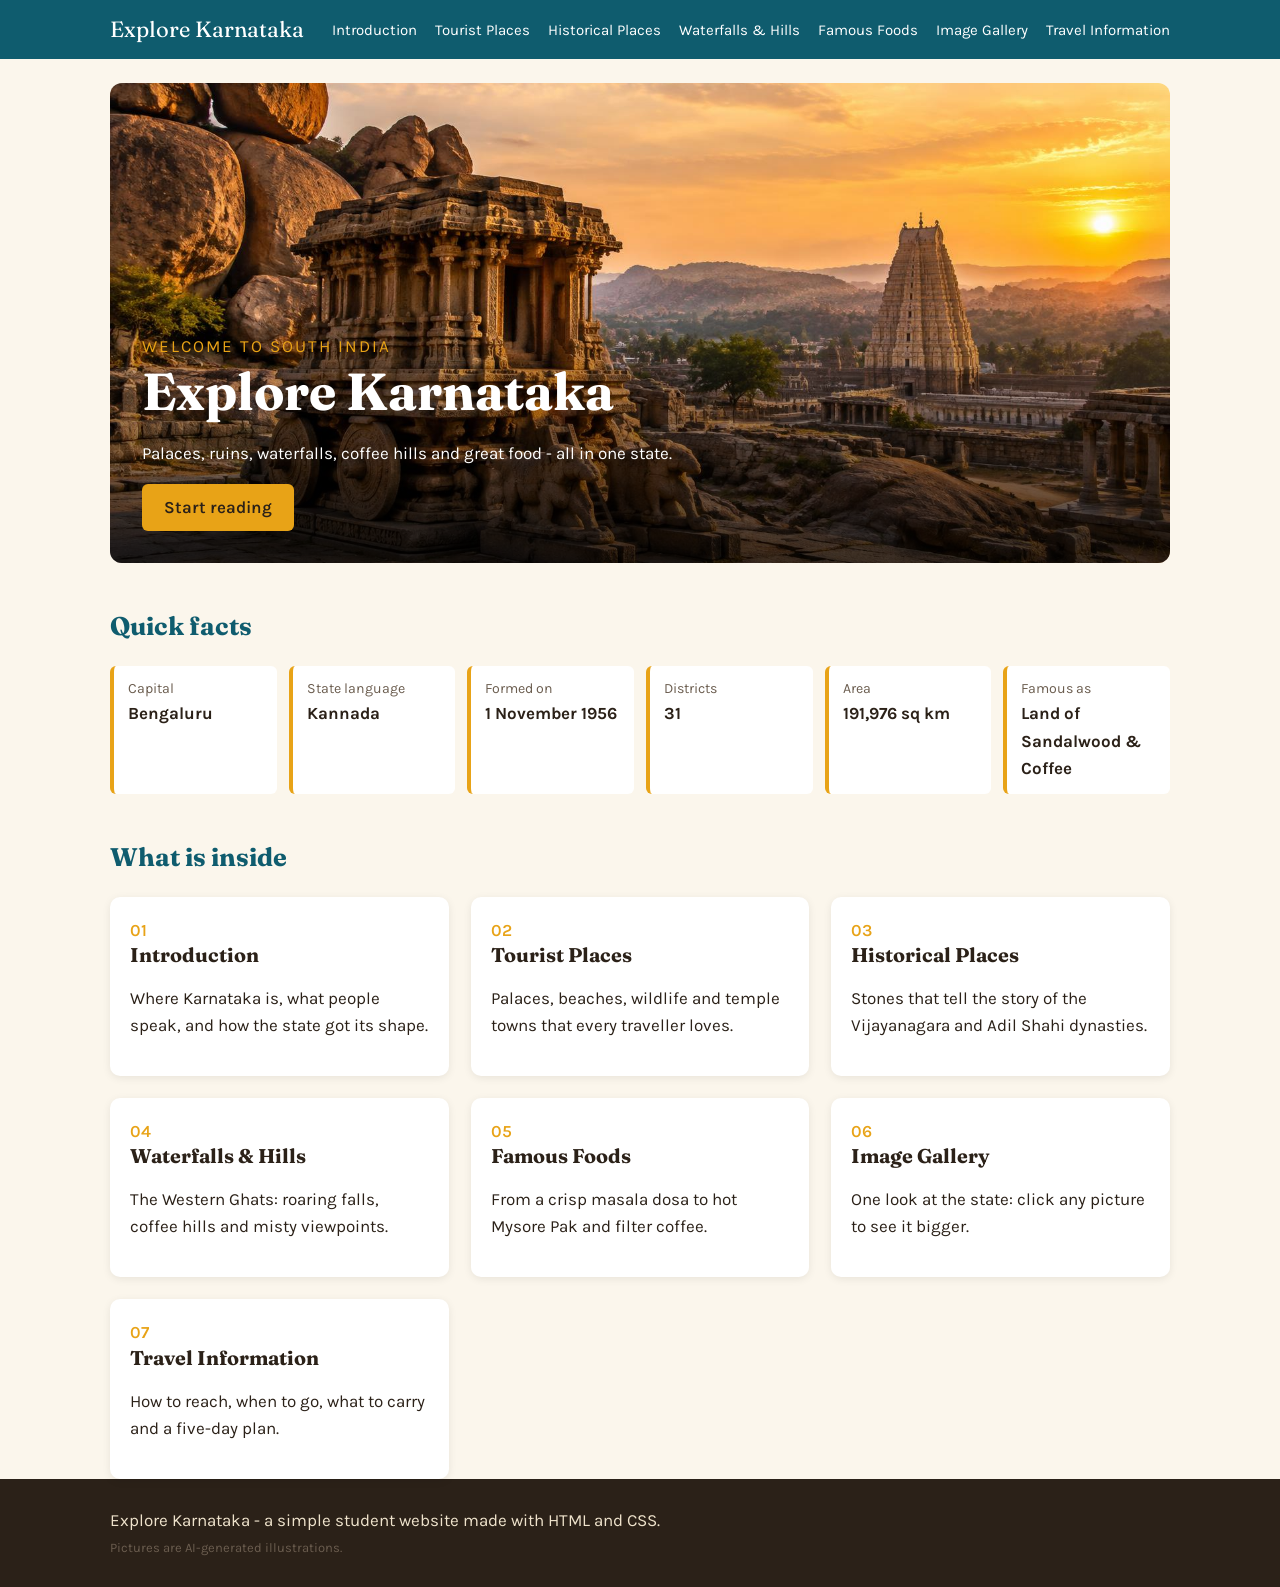
<file: index.html>
<!DOCTYPE html>
<html lang="en">
<head>
  <meta charset="UTF-8">
  <meta name="viewport" content="width=device-width, initial-scale=1.0">
  <title>Home | Explore Karnataka</title>
  <meta name="description" content="A simple guide to Karnataka: places, history, waterfalls, food and travel tips.">
  <!-- Fonts from Google Fonts -->
  <link rel="preconnect" href="https://fonts.googleapis.com">
  <link href="https://fonts.googleapis.com/css2?family=Fraunces:wght@600;700&family=Karla:wght@400;600&display=swap" rel="stylesheet">
  <!-- All the design lives in this one file -->
  <link rel="stylesheet" href="style.css">
</head>
<body>

  <!-- ===== TOP BAR WITH MENU ===== -->
  <header class="topbar">
    <div class="wrap topbar-inner">
      <a href="index.html" class="logo">Explore Karnataka</a>
      <nav class="menu">
      <a href="introduction.html">Introduction</a>
      <a href="tourist-places.html">Tourist Places</a>
      <a href="historical-places.html">Historical Places</a>
      <a href="waterfalls-hill-stations.html">Waterfalls & Hills</a>
      <a href="famous-foods.html">Famous Foods</a>
      <a href="gallery.html">Image Gallery</a>
      <a href="travel-information.html">Travel Information</a>
      </nav>
    </div>
  </header>

  <!-- ===== MAIN CONTENT ===== -->
  <main class="wrap">
    <!-- Big welcome picture -->
    <section class="hero">
      <img src="images/hero-hampi.jpg" alt="Hampi at sunset">
      <div class="hero-text">
        <p class="kicker">Welcome to South India</p>
        <h1>Explore Karnataka</h1>
        <p>Palaces, ruins, waterfalls, coffee hills and great food - all in one state.</p>
        <a href="introduction.html" class="btn">Start reading</a>
      </div>
    </section>

    <h2>Quick facts</h2>
    <div class="facts">
      <div class="fact"><small>Capital</small><strong>Bengaluru</strong></div>
      <div class="fact"><small>State language</small><strong>Kannada</strong></div>
      <div class="fact"><small>Formed on</small><strong>1 November 1956</strong></div>
      <div class="fact"><small>Districts</small><strong>31</strong></div>
      <div class="fact"><small>Area</small><strong>191,976 sq km</strong></div>
      <div class="fact"><small>Famous as</small><strong>Land of Sandalwood & Coffee</strong></div>
    </div>

    <h2>What is inside</h2>
    <div class="grid">
      <a class="card chapter" href="introduction.html">
        <span class="num">01</span>
        <h3>Introduction</h3>
        <p>Where Karnataka is, what people speak, and how the state got its shape.</p>
      </a>
      <a class="card chapter" href="tourist-places.html">
        <span class="num">02</span>
        <h3>Tourist Places</h3>
        <p>Palaces, beaches, wildlife and temple towns that every traveller loves.</p>
      </a>
      <a class="card chapter" href="historical-places.html">
        <span class="num">03</span>
        <h3>Historical Places</h3>
        <p>Stones that tell the story of the Vijayanagara and Adil Shahi dynasties.</p>
      </a>
      <a class="card chapter" href="waterfalls-hill-stations.html">
        <span class="num">04</span>
        <h3>Waterfalls & Hills</h3>
        <p>The Western Ghats: roaring falls, coffee hills and misty viewpoints.</p>
      </a>
      <a class="card chapter" href="famous-foods.html">
        <span class="num">05</span>
        <h3>Famous Foods</h3>
        <p>From a crisp masala dosa to hot Mysore Pak and filter coffee.</p>
      </a>
      <a class="card chapter" href="gallery.html">
        <span class="num">06</span>
        <h3>Image Gallery</h3>
        <p>One look at the state: click any picture to see it bigger.</p>
      </a>
      <a class="card chapter" href="travel-information.html">
        <span class="num">07</span>
        <h3>Travel Information</h3>
        <p>How to reach, when to go, what to carry and a five-day plan.</p>
      </a>
    </div>
  </main>

  <!-- ===== BOTTOM BAR ===== -->
  <footer class="footer">
    <div class="wrap">
      <p>Explore Karnataka - a simple student website made with HTML and CSS.</p>
      <p class="small">Pictures are AI-generated illustrations.</p>
    </div>
  </footer>

</body>
</html>
</file>
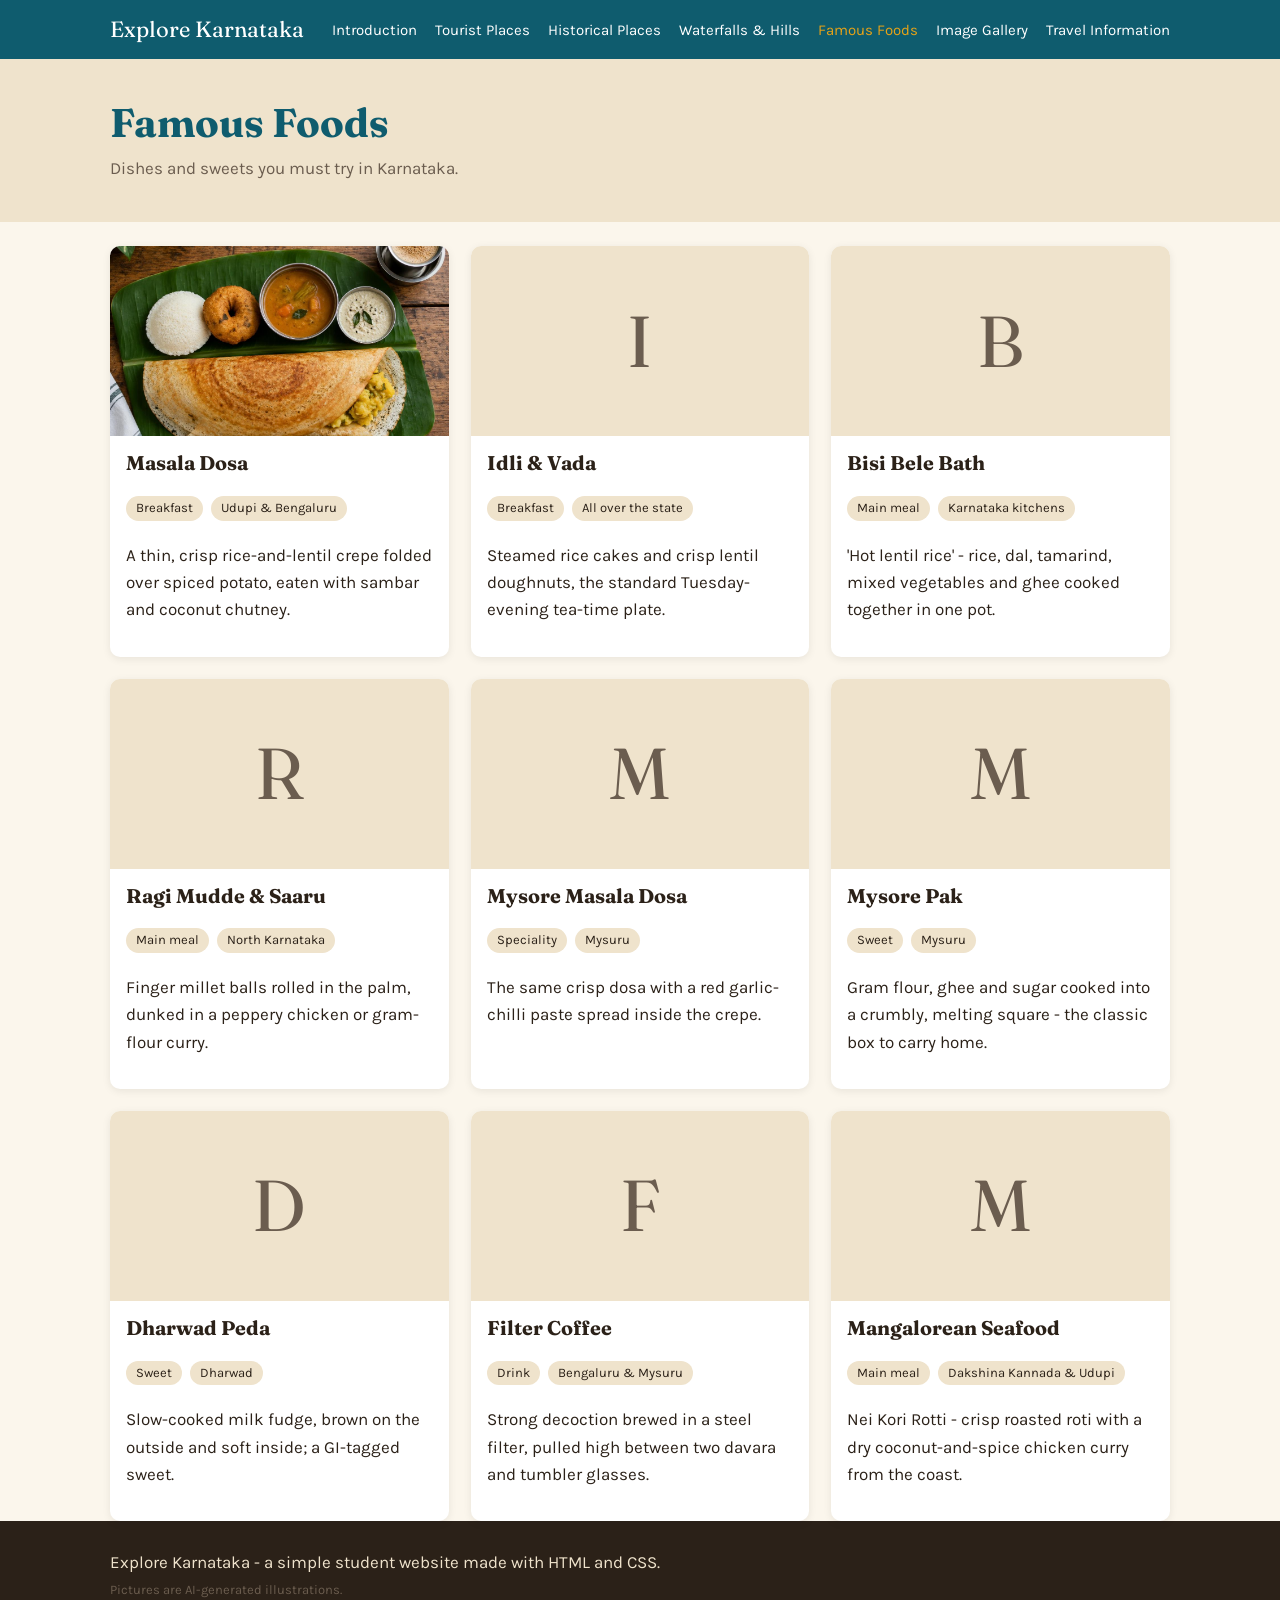
<file: famous-foods.html>
<!DOCTYPE html>
<html lang="en">
<head>
  <meta charset="UTF-8">
  <meta name="viewport" content="width=device-width, initial-scale=1.0">
  <title>Famous Foods | Explore Karnataka</title>
  <meta name="description" content="Dishes and sweets you must try in Karnataka.">
  <!-- Fonts from Google Fonts -->
  <link rel="preconnect" href="https://fonts.googleapis.com">
  <link href="https://fonts.googleapis.com/css2?family=Fraunces:wght@600;700&family=Karla:wght@400;600&display=swap" rel="stylesheet">
  <!-- All the design lives in this one file -->
  <link rel="stylesheet" href="style.css">
</head>
<body>

  <!-- ===== TOP BAR WITH MENU ===== -->
  <header class="topbar">
    <div class="wrap topbar-inner">
      <a href="index.html" class="logo">Explore Karnataka</a>
      <nav class="menu">
      <a href="introduction.html">Introduction</a>
      <a href="tourist-places.html">Tourist Places</a>
      <a href="historical-places.html">Historical Places</a>
      <a href="waterfalls-hill-stations.html">Waterfalls & Hills</a>
      <a href="famous-foods.html" class="active">Famous Foods</a>
      <a href="gallery.html">Image Gallery</a>
      <a href="travel-information.html">Travel Information</a>
      </nav>
    </div>
  </header>

  <section class="page-title">
    <div class="wrap">
      <h1>Famous Foods</h1>
      <p>Dishes and sweets you must try in Karnataka.</p>
    </div>
  </section>
  <!-- ===== MAIN CONTENT ===== -->
  <main class="wrap">
    <div class="grid">
      <div class="card">
        <img src="images/karnataka-food.jpg" alt="Masala Dosa" loading="lazy">
        <div class="card-text">
          <h3>Masala Dosa</h3>
          <p class="tags"><span>Breakfast</span> <span>Udupi &amp; Bengaluru</span></p>
          <p>A thin, crisp rice-and-lentil crepe folded over spiced potato, eaten with sambar and coconut chutney.</p>
        </div>
      </div>
      <div class="card">
        <div class="no-photo">I</div>
        <div class="card-text">
          <h3>Idli &amp; Vada</h3>
          <p class="tags"><span>Breakfast</span> <span>All over the state</span></p>
          <p>Steamed rice cakes and crisp lentil doughnuts, the standard Tuesday-evening tea-time plate.</p>
        </div>
      </div>
      <div class="card">
        <div class="no-photo">B</div>
        <div class="card-text">
          <h3>Bisi Bele Bath</h3>
          <p class="tags"><span>Main meal</span> <span>Karnataka kitchens</span></p>
          <p>'Hot lentil rice' - rice, dal, tamarind, mixed vegetables and ghee cooked together in one pot.</p>
        </div>
      </div>
      <div class="card">
        <div class="no-photo">R</div>
        <div class="card-text">
          <h3>Ragi Mudde &amp; Saaru</h3>
          <p class="tags"><span>Main meal</span> <span>North Karnataka</span></p>
          <p>Finger millet balls rolled in the palm, dunked in a peppery chicken or gram-flour curry.</p>
        </div>
      </div>
      <div class="card">
        <div class="no-photo">M</div>
        <div class="card-text">
          <h3>Mysore Masala Dosa</h3>
          <p class="tags"><span>Speciality</span> <span>Mysuru</span></p>
          <p>The same crisp dosa with a red garlic-chilli paste spread inside the crepe.</p>
        </div>
      </div>
      <div class="card">
        <div class="no-photo">M</div>
        <div class="card-text">
          <h3>Mysore Pak</h3>
          <p class="tags"><span>Sweet</span> <span>Mysuru</span></p>
          <p>Gram flour, ghee and sugar cooked into a crumbly, melting square - the classic box to carry home.</p>
        </div>
      </div>
      <div class="card">
        <div class="no-photo">D</div>
        <div class="card-text">
          <h3>Dharwad Peda</h3>
          <p class="tags"><span>Sweet</span> <span>Dharwad</span></p>
          <p>Slow-cooked milk fudge, brown on the outside and soft inside; a GI-tagged sweet.</p>
        </div>
      </div>
      <div class="card">
        <div class="no-photo">F</div>
        <div class="card-text">
          <h3>Filter Coffee</h3>
          <p class="tags"><span>Drink</span> <span>Bengaluru &amp; Mysuru</span></p>
          <p>Strong decoction brewed in a steel filter, pulled high between two davara and tumbler glasses.</p>
        </div>
      </div>
      <div class="card">
        <div class="no-photo">M</div>
        <div class="card-text">
          <h3>Mangalorean Seafood</h3>
          <p class="tags"><span>Main meal</span> <span>Dakshina Kannada &amp; Udupi</span></p>
          <p>Nei Kori Rotti - crisp roasted roti with a dry coconut-and-spice chicken curry from the coast.</p>
        </div>
      </div>
    </div>
  </main>

  <!-- ===== BOTTOM BAR ===== -->
  <footer class="footer">
    <div class="wrap">
      <p>Explore Karnataka - a simple student website made with HTML and CSS.</p>
      <p class="small">Pictures are AI-generated illustrations.</p>
    </div>
  </footer>

</body>
</html>
</file>
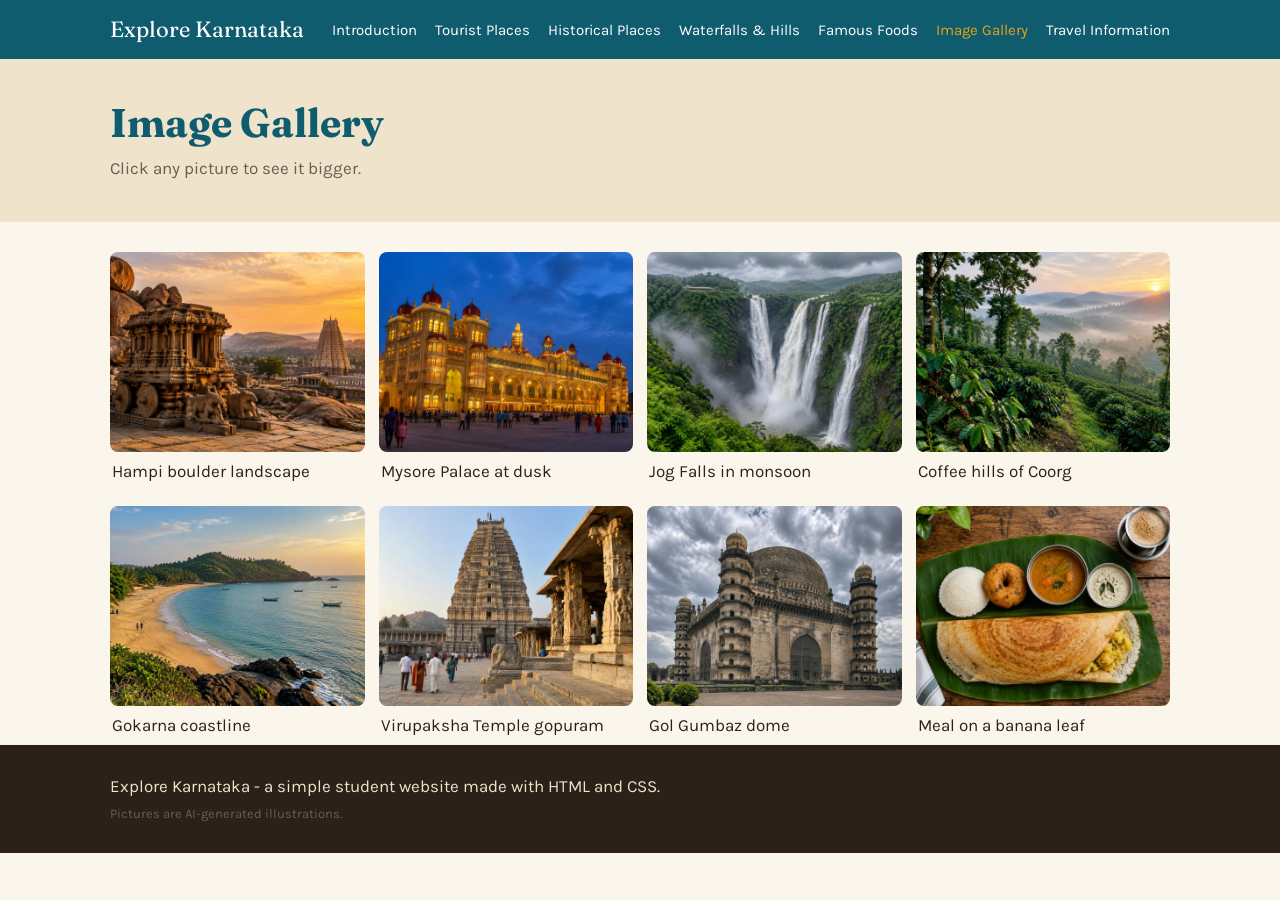
<file: gallery.html>
<!DOCTYPE html>
<html lang="en">
<head>
  <meta charset="UTF-8">
  <meta name="viewport" content="width=device-width, initial-scale=1.0">
  <title>Image Gallery | Explore Karnataka</title>
  <meta name="description" content="Click any picture to see it bigger.">
  <!-- Fonts from Google Fonts -->
  <link rel="preconnect" href="https://fonts.googleapis.com">
  <link href="https://fonts.googleapis.com/css2?family=Fraunces:wght@600;700&family=Karla:wght@400;600&display=swap" rel="stylesheet">
  <!-- All the design lives in this one file -->
  <link rel="stylesheet" href="style.css">
</head>
<body>

  <!-- ===== TOP BAR WITH MENU ===== -->
  <header class="topbar">
    <div class="wrap topbar-inner">
      <a href="index.html" class="logo">Explore Karnataka</a>
      <nav class="menu">
      <a href="introduction.html">Introduction</a>
      <a href="tourist-places.html">Tourist Places</a>
      <a href="historical-places.html">Historical Places</a>
      <a href="waterfalls-hill-stations.html">Waterfalls & Hills</a>
      <a href="famous-foods.html">Famous Foods</a>
      <a href="gallery.html" class="active">Image Gallery</a>
      <a href="travel-information.html">Travel Information</a>
      </nav>
    </div>
  </header>

  <section class="page-title">
    <div class="wrap">
      <h1>Image Gallery</h1>
      <p>Click any picture to see it bigger.</p>
    </div>
  </section>
  <!-- ===== MAIN CONTENT ===== -->
  <main class="wrap">
    <div class="gallery">
      <a href="#photo1"><img src="images/hero-hampi.jpg" alt="Hampi boulder landscape" loading="lazy"><span>Hampi boulder landscape</span></a>
      <a href="#photo2"><img src="images/mysore-palace.jpg" alt="Mysore Palace at dusk" loading="lazy"><span>Mysore Palace at dusk</span></a>
      <a href="#photo3"><img src="images/jog-falls.jpg" alt="Jog Falls in monsoon" loading="lazy"><span>Jog Falls in monsoon</span></a>
      <a href="#photo4"><img src="images/coorg-plantation.jpg" alt="Coffee hills of Coorg" loading="lazy"><span>Coffee hills of Coorg</span></a>
      <a href="#photo5"><img src="images/gokarna-beach.jpg" alt="Gokarna coastline" loading="lazy"><span>Gokarna coastline</span></a>
      <a href="#photo6"><img src="images/hampi-temple.jpg" alt="Virupaksha Temple gopuram" loading="lazy"><span>Virupaksha Temple gopuram</span></a>
      <a href="#photo7"><img src="images/gol-gumbaz.jpg" alt="Gol Gumbaz dome" loading="lazy"><span>Gol Gumbaz dome</span></a>
      <a href="#photo8"><img src="images/karnataka-food.jpg" alt="Meal on a banana leaf" loading="lazy"><span>Meal on a banana leaf</span></a>
    </div>

    <!-- Big views. Each one shows only when its #photoN is in the address bar -->
    <div class="lightbox" id="photo1">
      <a href="#" class="close">Close</a>
      <img src="images/hero-hampi.jpg" alt="Hampi boulder landscape">
      <p><strong>Hampi boulder landscape</strong> - Granite hills around the ruins of Vijayanagara, Ballari district</p>
    </div>
    <div class="lightbox" id="photo2">
      <a href="#" class="close">Close</a>
      <img src="images/mysore-palace.jpg" alt="Mysore Palace at dusk">
      <p><strong>Mysore Palace at dusk</strong> - The Amba Vilas Palace lit up in Mysuru</p>
    </div>
    <div class="lightbox" id="photo3">
      <a href="#" class="close">Close</a>
      <img src="images/jog-falls.jpg" alt="Jog Falls in monsoon">
      <p><strong>Jog Falls in monsoon</strong> - The Sharavathi River falling 253 m in Shivamogga district</p>
    </div>
    <div class="lightbox" id="photo4">
      <a href="#" class="close">Close</a>
      <img src="images/coorg-plantation.jpg" alt="Coffee hills of Coorg">
      <p><strong>Coffee hills of Coorg</strong> - Shade-grown coffee in Kodagu district</p>
    </div>
    <div class="lightbox" id="photo5">
      <a href="#" class="close">Close</a>
      <img src="images/gokarna-beach.jpg" alt="Gokarna coastline">
      <p><strong>Gokarna coastline</strong> - Beaches between rocky headlands in Uttara Kannada</p>
    </div>
    <div class="lightbox" id="photo6">
      <a href="#" class="close">Close</a>
      <img src="images/hampi-temple.jpg" alt="Virupaksha Temple gopuram">
      <p><strong>Virupaksha Temple gopuram</strong> - Temple tower at Hampi, still in daily worship</p>
    </div>
    <div class="lightbox" id="photo7">
      <a href="#" class="close">Close</a>
      <img src="images/gol-gumbaz.jpg" alt="Gol Gumbaz dome">
      <p><strong>Gol Gumbaz dome</strong> - Adil Shahi mausoleum in Vijayapura</p>
    </div>
    <div class="lightbox" id="photo8">
      <a href="#" class="close">Close</a>
      <img src="images/karnataka-food.jpg" alt="Meal on a banana leaf">
      <p><strong>Meal on a banana leaf</strong> - Dosa, idli, sambar, chutney and filter coffee</p>
    </div>
  </main>

  <!-- ===== BOTTOM BAR ===== -->
  <footer class="footer">
    <div class="wrap">
      <p>Explore Karnataka - a simple student website made with HTML and CSS.</p>
      <p class="small">Pictures are AI-generated illustrations.</p>
    </div>
  </footer>

</body>
</html>
</file>
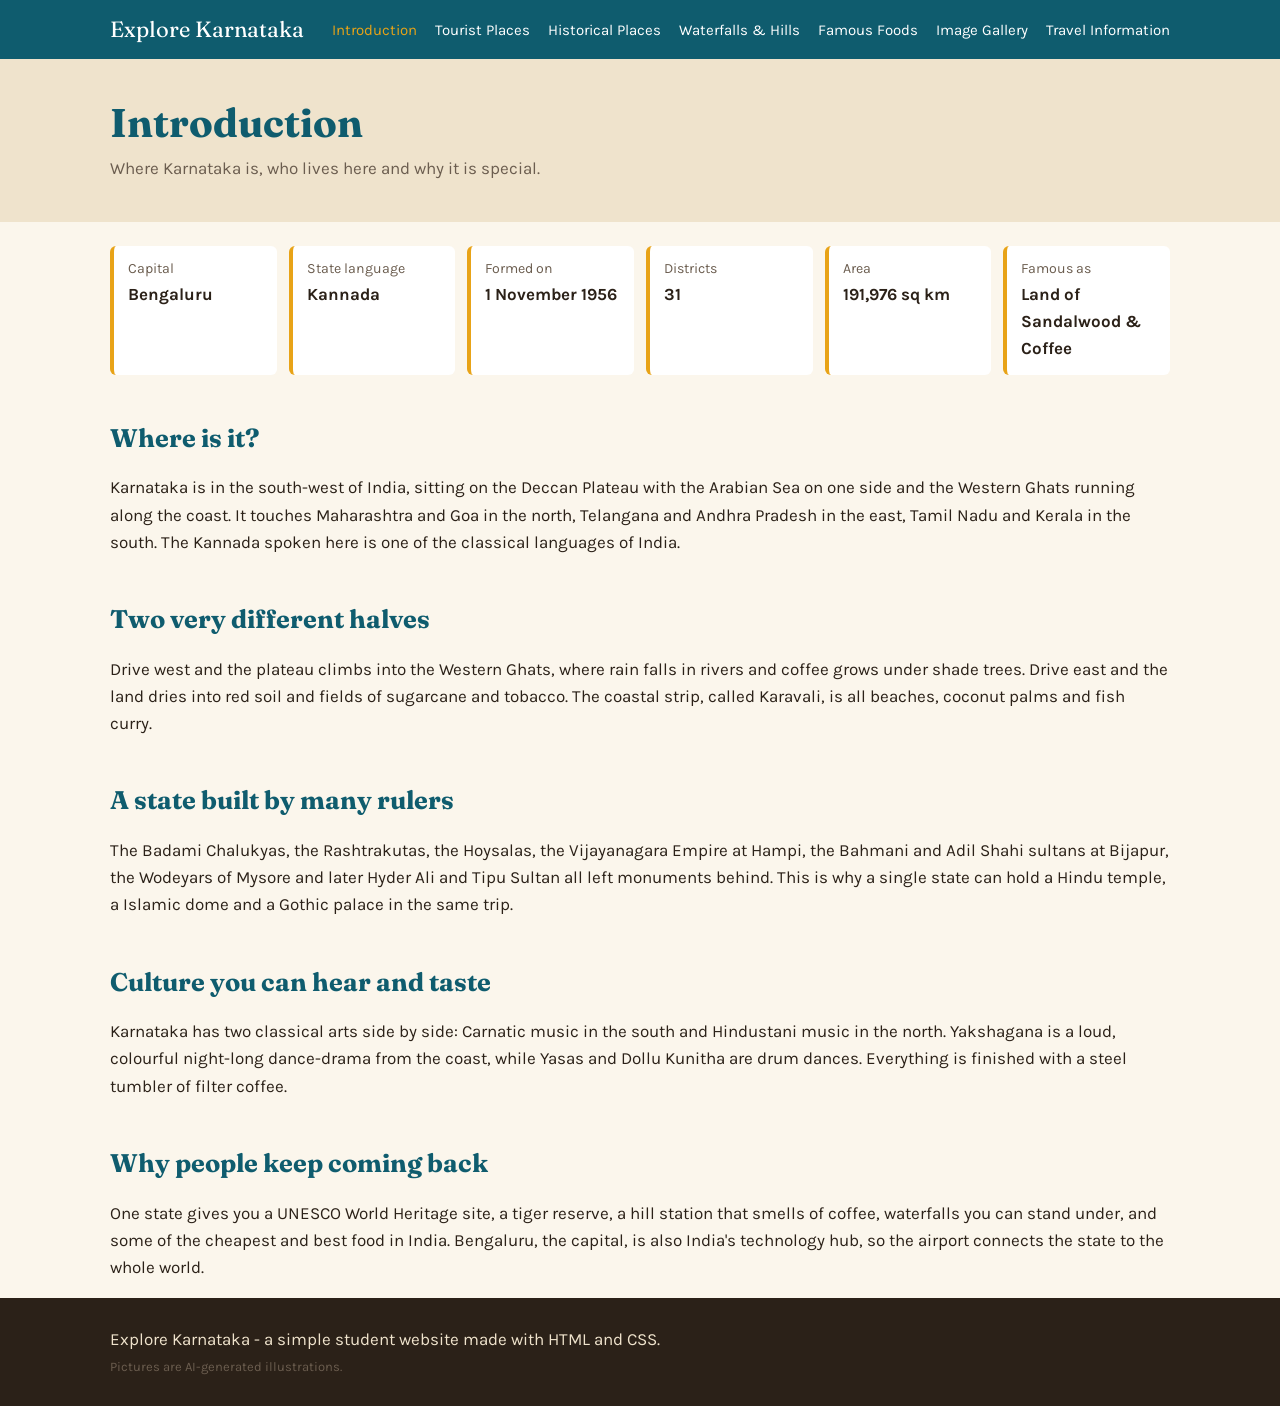
<file: introduction.html>
<!DOCTYPE html>
<html lang="en">
<head>
  <meta charset="UTF-8">
  <meta name="viewport" content="width=device-width, initial-scale=1.0">
  <title>Introduction | Explore Karnataka</title>
  <meta name="description" content="Where Karnataka is, who lives here and why it is special.">
  <!-- Fonts from Google Fonts -->
  <link rel="preconnect" href="https://fonts.googleapis.com">
  <link href="https://fonts.googleapis.com/css2?family=Fraunces:wght@600;700&family=Karla:wght@400;600&display=swap" rel="stylesheet">
  <!-- All the design lives in this one file -->
  <link rel="stylesheet" href="style.css">
</head>
<body>

  <!-- ===== TOP BAR WITH MENU ===== -->
  <header class="topbar">
    <div class="wrap topbar-inner">
      <a href="index.html" class="logo">Explore Karnataka</a>
      <nav class="menu">
      <a href="introduction.html" class="active">Introduction</a>
      <a href="tourist-places.html">Tourist Places</a>
      <a href="historical-places.html">Historical Places</a>
      <a href="waterfalls-hill-stations.html">Waterfalls & Hills</a>
      <a href="famous-foods.html">Famous Foods</a>
      <a href="gallery.html">Image Gallery</a>
      <a href="travel-information.html">Travel Information</a>
      </nav>
    </div>
  </header>

  <section class="page-title">
    <div class="wrap">
      <h1>Introduction</h1>
      <p>Where Karnataka is, who lives here and why it is special.</p>
    </div>
  </section>
  <!-- ===== MAIN CONTENT ===== -->
  <main class="wrap">
    <div class="facts">
      <div class="fact"><small>Capital</small><strong>Bengaluru</strong></div>
      <div class="fact"><small>State language</small><strong>Kannada</strong></div>
      <div class="fact"><small>Formed on</small><strong>1 November 1956</strong></div>
      <div class="fact"><small>Districts</small><strong>31</strong></div>
      <div class="fact"><small>Area</small><strong>191,976 sq km</strong></div>
      <div class="fact"><small>Famous as</small><strong>Land of Sandalwood & Coffee</strong></div>
    </div>
    <h2>Where is it?</h2>
    <p>Karnataka is in the south-west of India, sitting on the Deccan Plateau with the Arabian Sea on one side and the Western Ghats running along the coast. It touches Maharashtra and Goa in the north, Telangana and Andhra Pradesh in the east, Tamil Nadu and Kerala in the south. The Kannada spoken here is one of the classical languages of India.</p>
    <h2>Two very different halves</h2>
    <p>Drive west and the plateau climbs into the Western Ghats, where rain falls in rivers and coffee grows under shade trees. Drive east and the land dries into red soil and fields of sugarcane and tobacco. The coastal strip, called Karavali, is all beaches, coconut palms and fish curry.</p>
    <h2>A state built by many rulers</h2>
    <p>The Badami Chalukyas, the Rashtrakutas, the Hoysalas, the Vijayanagara Empire at Hampi, the Bahmani and Adil Shahi sultans at Bijapur, the Wodeyars of Mysore and later Hyder Ali and Tipu Sultan all left monuments behind. This is why a single state can hold a Hindu temple, a Islamic dome and a Gothic palace in the same trip.</p>
    <h2>Culture you can hear and taste</h2>
    <p>Karnataka has two classical arts side by side: Carnatic music in the south and Hindustani music in the north. Yakshagana is a loud, colourful night-long dance-drama from the coast, while Yasas and Dollu Kunitha are drum dances. Everything is finished with a steel tumbler of filter coffee.</p>
    <h2>Why people keep coming back</h2>
    <p>One state gives you a UNESCO World Heritage site, a tiger reserve, a hill station that smells of coffee, waterfalls you can stand under, and some of the cheapest and best food in India. Bengaluru, the capital, is also India's technology hub, so the airport connects the state to the whole world.</p>
  </main>

  <!-- ===== BOTTOM BAR ===== -->
  <footer class="footer">
    <div class="wrap">
      <p>Explore Karnataka - a simple student website made with HTML and CSS.</p>
      <p class="small">Pictures are AI-generated illustrations.</p>
    </div>
  </footer>

</body>
</html>
</file>
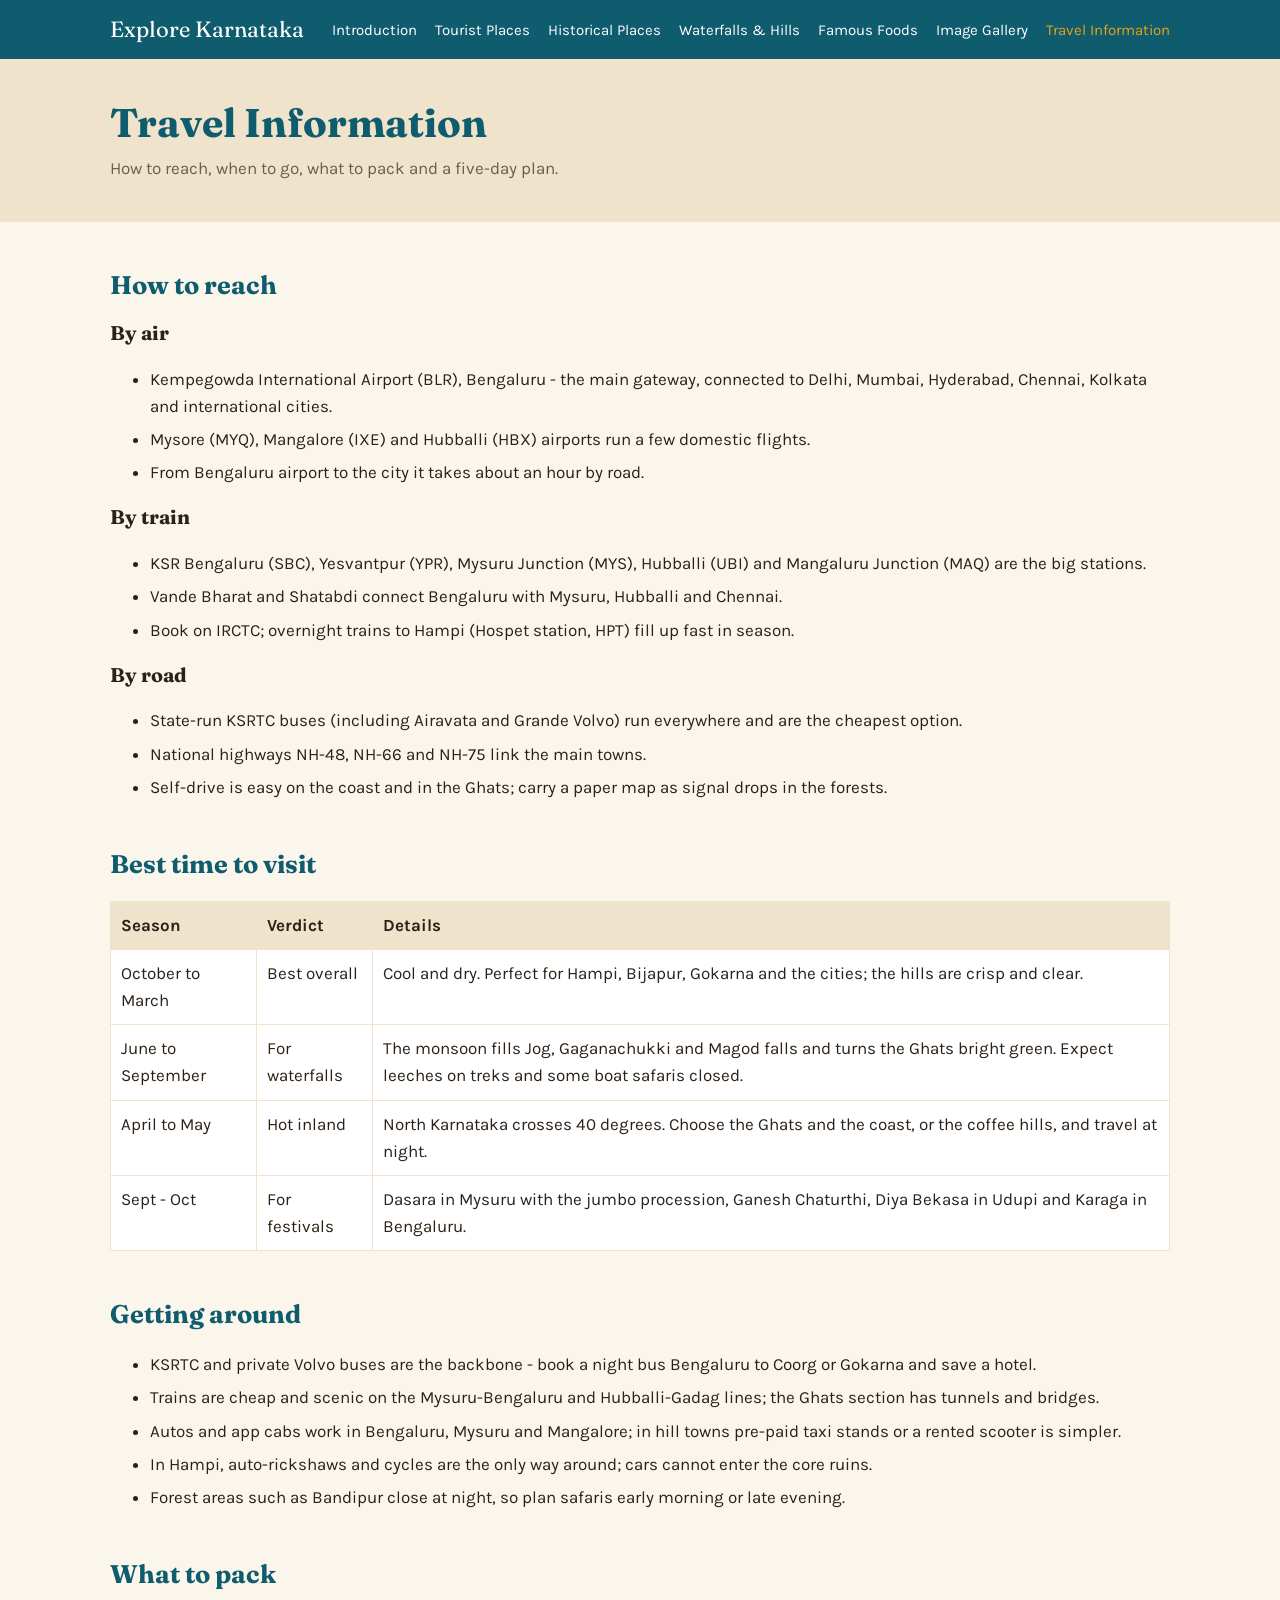
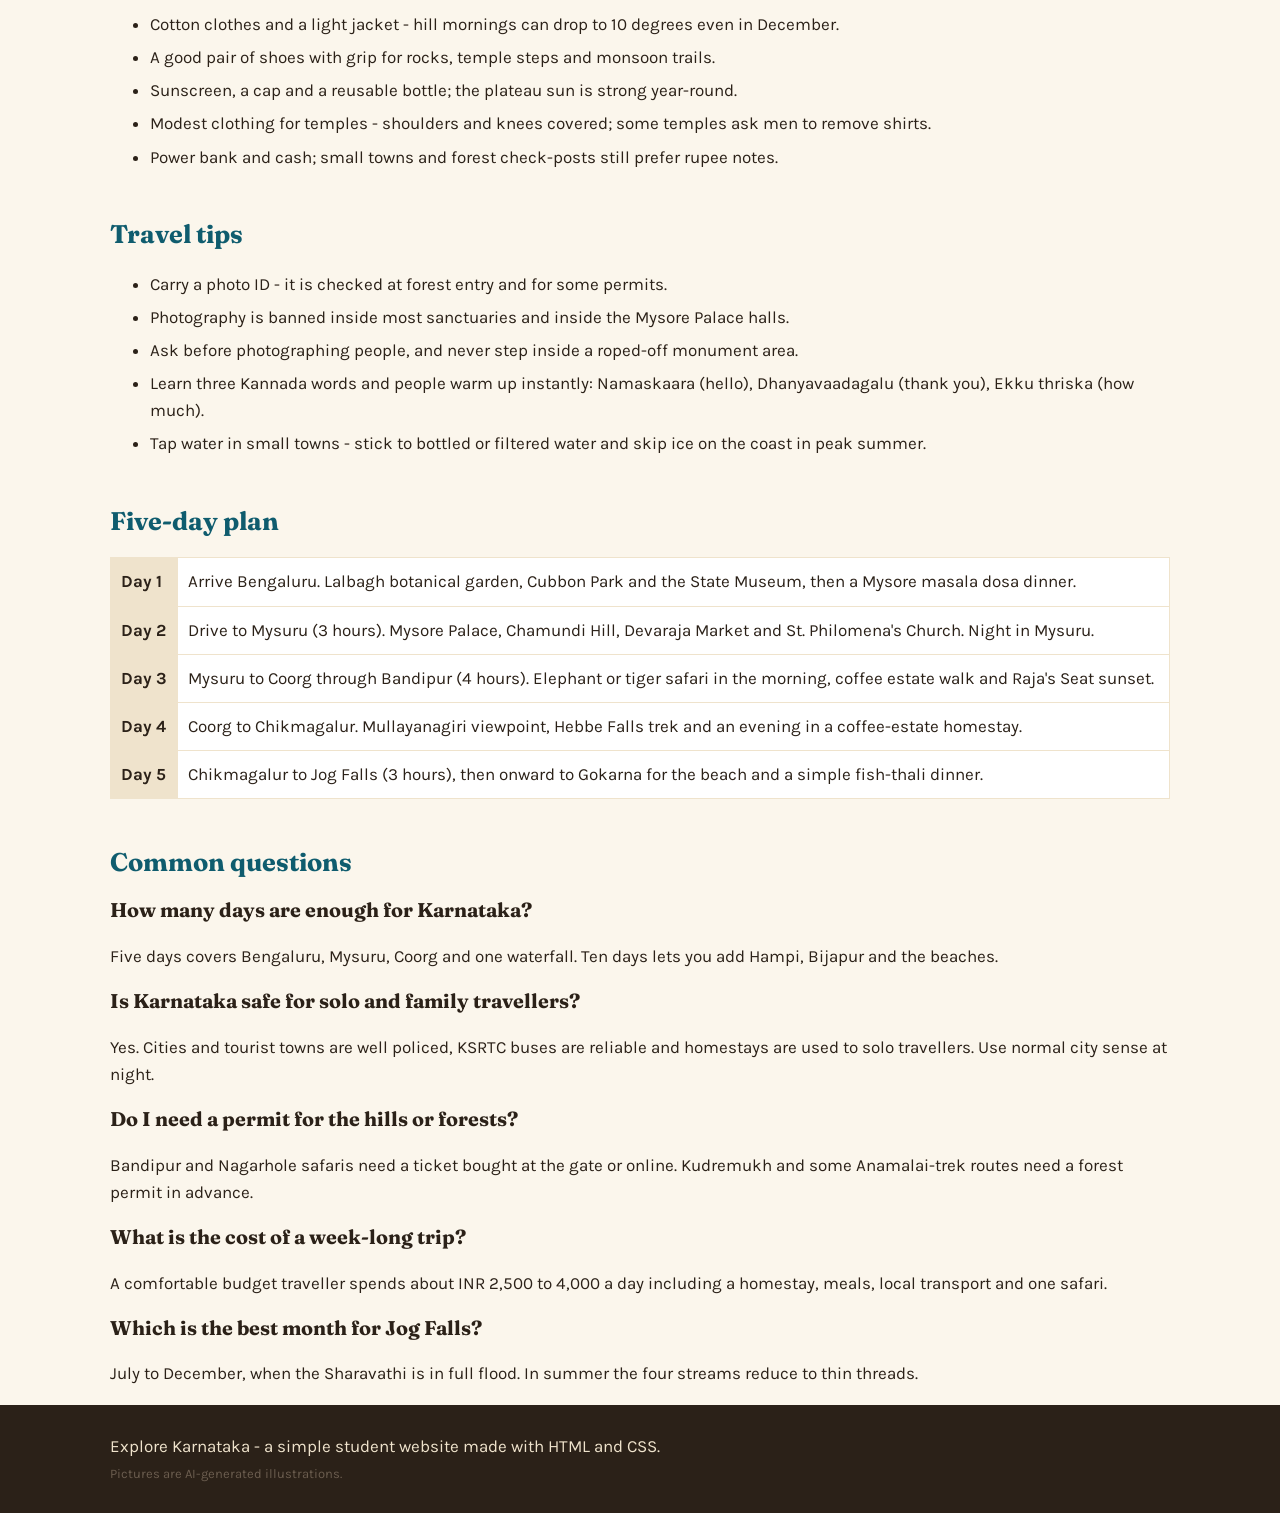
<file: travel-information.html>
<!DOCTYPE html>
<html lang="en">
<head>
  <meta charset="UTF-8">
  <meta name="viewport" content="width=device-width, initial-scale=1.0">
  <title>Travel Information | Explore Karnataka</title>
  <meta name="description" content="How to reach, when to go, what to pack and a five-day plan.">
  <!-- Fonts from Google Fonts -->
  <link rel="preconnect" href="https://fonts.googleapis.com">
  <link href="https://fonts.googleapis.com/css2?family=Fraunces:wght@600;700&family=Karla:wght@400;600&display=swap" rel="stylesheet">
  <!-- All the design lives in this one file -->
  <link rel="stylesheet" href="style.css">
</head>
<body>

  <!-- ===== TOP BAR WITH MENU ===== -->
  <header class="topbar">
    <div class="wrap topbar-inner">
      <a href="index.html" class="logo">Explore Karnataka</a>
      <nav class="menu">
      <a href="introduction.html">Introduction</a>
      <a href="tourist-places.html">Tourist Places</a>
      <a href="historical-places.html">Historical Places</a>
      <a href="waterfalls-hill-stations.html">Waterfalls & Hills</a>
      <a href="famous-foods.html">Famous Foods</a>
      <a href="gallery.html">Image Gallery</a>
      <a href="travel-information.html" class="active">Travel Information</a>
      </nav>
    </div>
  </header>

  <section class="page-title">
    <div class="wrap">
      <h1>Travel Information</h1>
      <p>How to reach, when to go, what to pack and a five-day plan.</p>
    </div>
  </section>
  <!-- ===== MAIN CONTENT ===== -->
  <main class="wrap">
    <h2>How to reach</h2>
    <h3>By air</h3>
    <ul>
      <li>Kempegowda International Airport (BLR), Bengaluru - the main gateway, connected to Delhi, Mumbai, Hyderabad, Chennai, Kolkata and international cities.</li>
      <li>Mysore (MYQ), Mangalore (IXE) and Hubballi (HBX) airports run a few domestic flights.</li>
      <li>From Bengaluru airport to the city it takes about an hour by road.</li>
    </ul>
    <h3>By train</h3>
    <ul>
      <li>KSR Bengaluru (SBC), Yesvantpur (YPR), Mysuru Junction (MYS), Hubballi (UBI) and Mangaluru Junction (MAQ) are the big stations.</li>
      <li>Vande Bharat and Shatabdi connect Bengaluru with Mysuru, Hubballi and Chennai.</li>
      <li>Book on IRCTC; overnight trains to Hampi (Hospet station, HPT) fill up fast in season.</li>
    </ul>
    <h3>By road</h3>
    <ul>
      <li>State-run KSRTC buses (including Airavata and Grande Volvo) run everywhere and are the cheapest option.</li>
      <li>National highways NH-48, NH-66 and NH-75 link the main towns.</li>
      <li>Self-drive is easy on the coast and in the Ghats; carry a paper map as signal drops in the forests.</li>
    </ul>
    <h2>Best time to visit</h2>
    <table>
      <tr><th>Season</th><th>Verdict</th><th>Details</th></tr>
      <tr><td>October to March</td><td>Best overall</td><td>Cool and dry. Perfect for Hampi, Bijapur, Gokarna and the cities; the hills are crisp and clear.</td></tr>
      <tr><td>June to September</td><td>For waterfalls</td><td>The monsoon fills Jog, Gaganachukki and Magod falls and turns the Ghats bright green. Expect leeches on treks and some boat safaris closed.</td></tr>
      <tr><td>April to May</td><td>Hot inland</td><td>North Karnataka crosses 40 degrees. Choose the Ghats and the coast, or the coffee hills, and travel at night.</td></tr>
      <tr><td>Sept - Oct</td><td>For festivals</td><td>Dasara in Mysuru with the jumbo procession, Ganesh Chaturthi, Diya Bekasa in Udupi and Karaga in Bengaluru.</td></tr>
    </table>
    <h2>Getting around</h2>
    <ul>
      <li>KSRTC and private Volvo buses are the backbone - book a night bus Bengaluru to Coorg or Gokarna and save a hotel.</li>
      <li>Trains are cheap and scenic on the Mysuru-Bengaluru and Hubballi-Gadag lines; the Ghats section has tunnels and bridges.</li>
      <li>Autos and app cabs work in Bengaluru, Mysuru and Mangalore; in hill towns pre-paid taxi stands or a rented scooter is simpler.</li>
      <li>In Hampi, auto-rickshaws and cycles are the only way around; cars cannot enter the core ruins.</li>
      <li>Forest areas such as Bandipur close at night, so plan safaris early morning or late evening.</li>
    </ul>
    <h2>What to pack</h2>
    <ul>
      <li>Cotton clothes and a light jacket - hill mornings can drop to 10 degrees even in December.</li>
      <li>A good pair of shoes with grip for rocks, temple steps and monsoon trails.</li>
      <li>Sunscreen, a cap and a reusable bottle; the plateau sun is strong year-round.</li>
      <li>Modest clothing for temples - shoulders and knees covered; some temples ask men to remove shirts.</li>
      <li>Power bank and cash; small towns and forest check-posts still prefer rupee notes.</li>
    </ul>
    <h2>Travel tips</h2>
    <ul>
      <li>Carry a photo ID - it is checked at forest entry and for some permits.</li>
      <li>Photography is banned inside most sanctuaries and inside the Mysore Palace halls.</li>
      <li>Ask before photographing people, and never step inside a roped-off monument area.</li>
      <li>Learn three Kannada words and people warm up instantly: Namaskaara (hello), Dhanyavaadagalu (thank you), Ekku thriska (how much).</li>
      <li>Tap water in small towns - stick to bottled or filtered water and skip ice on the coast in peak summer.</li>
    </ul>
    <h2>Five-day plan</h2>
    <table>
      <tr><th>Day 1</th><td>Arrive Bengaluru. Lalbagh botanical garden, Cubbon Park and the State Museum, then a Mysore masala dosa dinner.</td></tr>
      <tr><th>Day 2</th><td>Drive to Mysuru (3 hours). Mysore Palace, Chamundi Hill, Devaraja Market and St. Philomena's Church. Night in Mysuru.</td></tr>
      <tr><th>Day 3</th><td>Mysuru to Coorg through Bandipur (4 hours). Elephant or tiger safari in the morning, coffee estate walk and Raja's Seat sunset.</td></tr>
      <tr><th>Day 4</th><td>Coorg to Chikmagalur. Mullayanagiri viewpoint, Hebbe Falls trek and an evening in a coffee-estate homestay.</td></tr>
      <tr><th>Day 5</th><td>Chikmagalur to Jog Falls (3 hours), then onward to Gokarna for the beach and a simple fish-thali dinner.</td></tr>
    </table>
    <h2>Common questions</h2>
    <h3>How many days are enough for Karnataka?</h3>
    <p>Five days covers Bengaluru, Mysuru, Coorg and one waterfall. Ten days lets you add Hampi, Bijapur and the beaches.</p>
    <h3>Is Karnataka safe for solo and family travellers?</h3>
    <p>Yes. Cities and tourist towns are well policed, KSRTC buses are reliable and homestays are used to solo travellers. Use normal city sense at night.</p>
    <h3>Do I need a permit for the hills or forests?</h3>
    <p>Bandipur and Nagarhole safaris need a ticket bought at the gate or online. Kudremukh and some Anamalai-trek routes need a forest permit in advance.</p>
    <h3>What is the cost of a week-long trip?</h3>
    <p>A comfortable budget traveller spends about INR 2,500 to 4,000 a day including a homestay, meals, local transport and one safari.</p>
    <h3>Which is the best month for Jog Falls?</h3>
    <p>July to December, when the Sharavathi is in full flood. In summer the four streams reduce to thin threads.</p>
  </main>

  <!-- ===== BOTTOM BAR ===== -->
  <footer class="footer">
    <div class="wrap">
      <p>Explore Karnataka - a simple student website made with HTML and CSS.</p>
      <p class="small">Pictures are AI-generated illustrations.</p>
    </div>
  </footer>

</body>
</html>
</file>
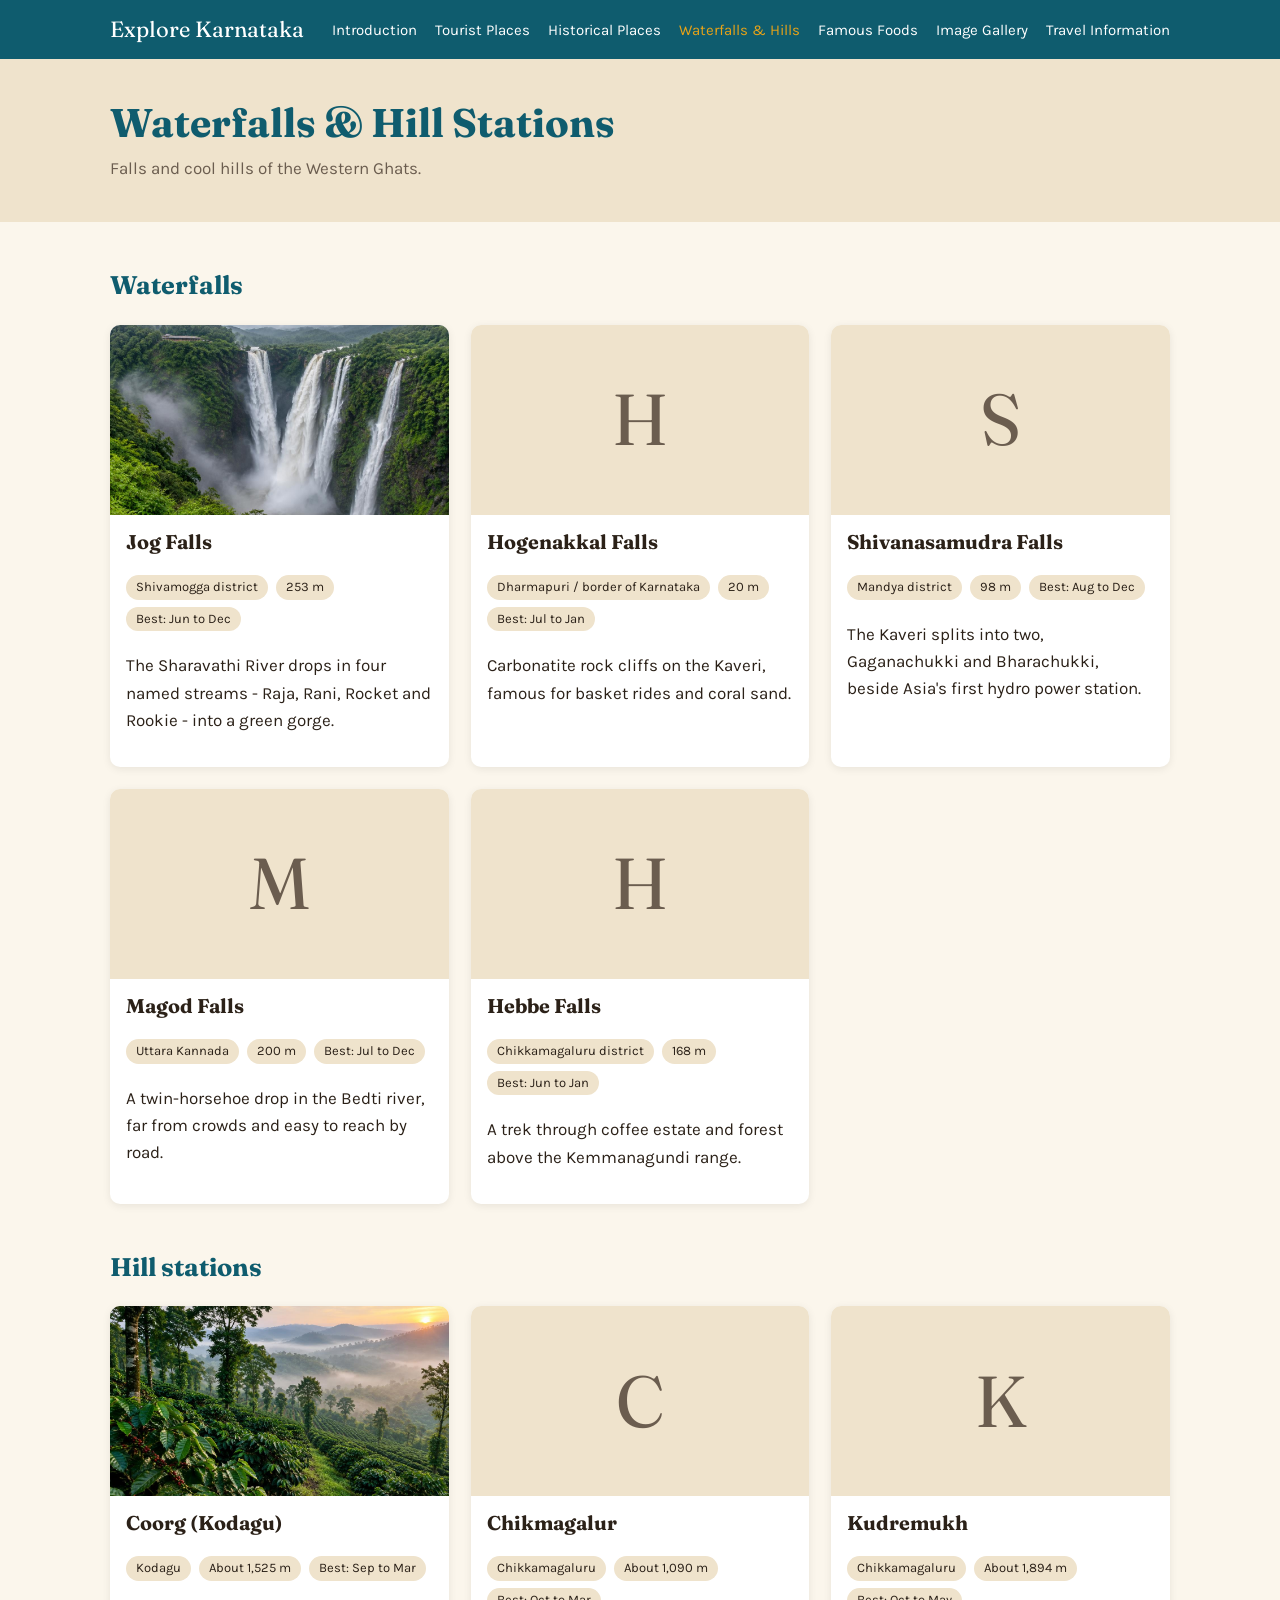
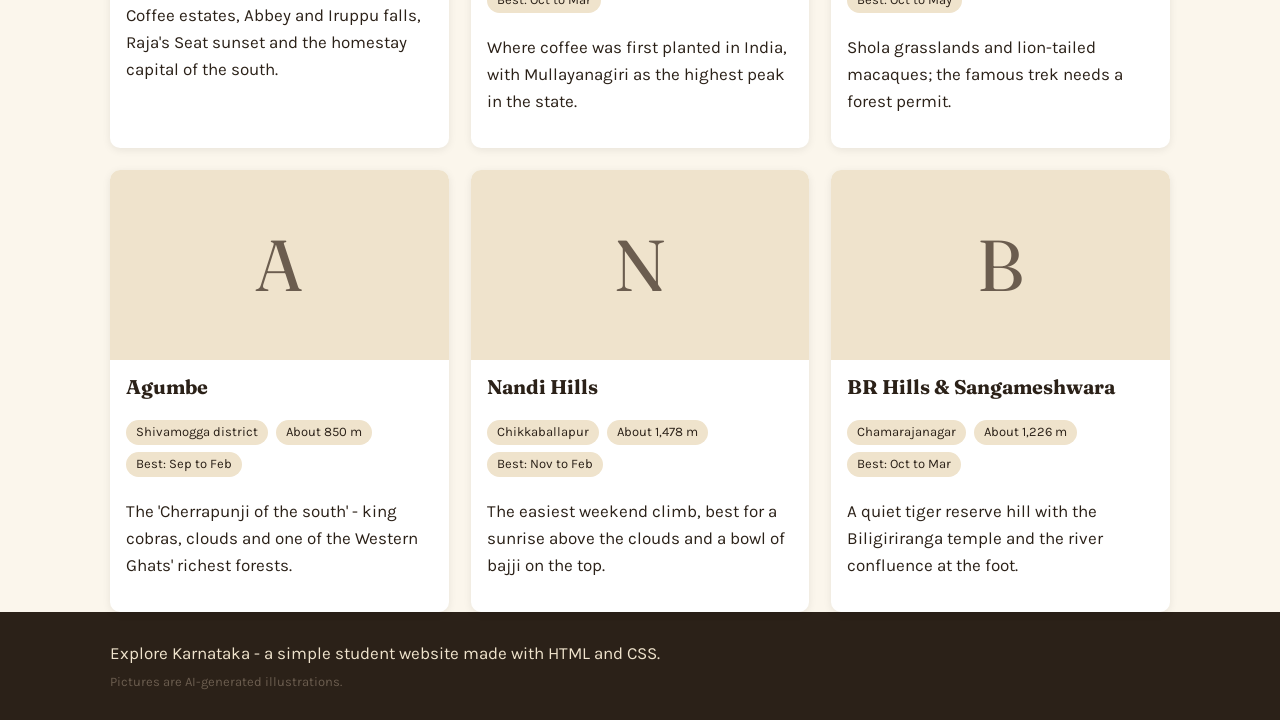
<file: waterfalls-hill-stations.html>
<!DOCTYPE html>
<html lang="en">
<head>
  <meta charset="UTF-8">
  <meta name="viewport" content="width=device-width, initial-scale=1.0">
  <title>Waterfalls & Hill Stations | Explore Karnataka</title>
  <meta name="description" content="Falls and cool hills of the Western Ghats.">
  <!-- Fonts from Google Fonts -->
  <link rel="preconnect" href="https://fonts.googleapis.com">
  <link href="https://fonts.googleapis.com/css2?family=Fraunces:wght@600;700&family=Karla:wght@400;600&display=swap" rel="stylesheet">
  <!-- All the design lives in this one file -->
  <link rel="stylesheet" href="style.css">
</head>
<body>

  <!-- ===== TOP BAR WITH MENU ===== -->
  <header class="topbar">
    <div class="wrap topbar-inner">
      <a href="index.html" class="logo">Explore Karnataka</a>
      <nav class="menu">
      <a href="introduction.html">Introduction</a>
      <a href="tourist-places.html">Tourist Places</a>
      <a href="historical-places.html">Historical Places</a>
      <a href="waterfalls-hill-stations.html" class="active">Waterfalls & Hills</a>
      <a href="famous-foods.html">Famous Foods</a>
      <a href="gallery.html">Image Gallery</a>
      <a href="travel-information.html">Travel Information</a>
      </nav>
    </div>
  </header>

  <section class="page-title">
    <div class="wrap">
      <h1>Waterfalls & Hill Stations</h1>
      <p>Falls and cool hills of the Western Ghats.</p>
    </div>
  </section>
  <!-- ===== MAIN CONTENT ===== -->
  <main class="wrap">
    <h2>Waterfalls</h2>
    <div class="grid">
      <div class="card">
        <img src="images/jog-falls.jpg" alt="Jog Falls" loading="lazy">
        <div class="card-text">
          <h3>Jog Falls</h3>
          <p class="tags"><span>Shivamogga district</span> <span>253 m</span> <span>Best: Jun to Dec</span></p>
          <p>The Sharavathi River drops in four named streams - Raja, Rani, Rocket and Rookie - into a green gorge.</p>
        </div>
      </div>
      <div class="card">
        <div class="no-photo">H</div>
        <div class="card-text">
          <h3>Hogenakkal Falls</h3>
          <p class="tags"><span>Dharmapuri / border of Karnataka</span> <span>20 m</span> <span>Best: Jul to Jan</span></p>
          <p>Carbonatite rock cliffs on the Kaveri, famous for basket rides and coral sand.</p>
        </div>
      </div>
      <div class="card">
        <div class="no-photo">S</div>
        <div class="card-text">
          <h3>Shivanasamudra Falls</h3>
          <p class="tags"><span>Mandya district</span> <span>98 m</span> <span>Best: Aug to Dec</span></p>
          <p>The Kaveri splits into two, Gaganachukki and Bharachukki, beside Asia's first hydro power station.</p>
        </div>
      </div>
      <div class="card">
        <div class="no-photo">M</div>
        <div class="card-text">
          <h3>Magod Falls</h3>
          <p class="tags"><span>Uttara Kannada</span> <span>200 m</span> <span>Best: Jul to Dec</span></p>
          <p>A twin-horsehoe drop in the Bedti river, far from crowds and easy to reach by road.</p>
        </div>
      </div>
      <div class="card">
        <div class="no-photo">H</div>
        <div class="card-text">
          <h3>Hebbe Falls</h3>
          <p class="tags"><span>Chikkamagaluru district</span> <span>168 m</span> <span>Best: Jun to Jan</span></p>
          <p>A trek through coffee estate and forest above the Kemmanagundi range.</p>
        </div>
      </div>
    </div>
    <h2>Hill stations</h2>
    <div class="grid">
      <div class="card">
        <img src="images/coorg-plantation.jpg" alt="Coorg (Kodagu)" loading="lazy">
        <div class="card-text">
          <h3>Coorg (Kodagu)</h3>
          <p class="tags"><span>Kodagu</span> <span>About 1,525 m</span> <span>Best: Sep to Mar</span></p>
          <p>Coffee estates, Abbey and Iruppu falls, Raja's Seat sunset and the homestay capital of the south.</p>
        </div>
      </div>
      <div class="card">
        <div class="no-photo">C</div>
        <div class="card-text">
          <h3>Chikmagalur</h3>
          <p class="tags"><span>Chikkamagaluru</span> <span>About 1,090 m</span> <span>Best: Oct to Mar</span></p>
          <p>Where coffee was first planted in India, with Mullayanagiri as the highest peak in the state.</p>
        </div>
      </div>
      <div class="card">
        <div class="no-photo">K</div>
        <div class="card-text">
          <h3>Kudremukh</h3>
          <p class="tags"><span>Chikkamagaluru</span> <span>About 1,894 m</span> <span>Best: Oct to May</span></p>
          <p>Shola grasslands and lion-tailed macaques; the famous trek needs a forest permit.</p>
        </div>
      </div>
      <div class="card">
        <div class="no-photo">A</div>
        <div class="card-text">
          <h3>Agumbe</h3>
          <p class="tags"><span>Shivamogga district</span> <span>About 850 m</span> <span>Best: Sep to Feb</span></p>
          <p>The 'Cherrapunji of the south' - king cobras, clouds and one of the Western Ghats' richest forests.</p>
        </div>
      </div>
      <div class="card">
        <div class="no-photo">N</div>
        <div class="card-text">
          <h3>Nandi Hills</h3>
          <p class="tags"><span>Chikkaballapur</span> <span>About 1,478 m</span> <span>Best: Nov to Feb</span></p>
          <p>The easiest weekend climb, best for a sunrise above the clouds and a bowl of bajji on the top.</p>
        </div>
      </div>
      <div class="card">
        <div class="no-photo">B</div>
        <div class="card-text">
          <h3>BR Hills &amp; Sangameshwara</h3>
          <p class="tags"><span>Chamarajanagar</span> <span>About 1,226 m</span> <span>Best: Oct to Mar</span></p>
          <p>A quiet tiger reserve hill with the Biligiriranga temple and the river confluence at the foot.</p>
        </div>
      </div>
    </div>
  </main>

  <!-- ===== BOTTOM BAR ===== -->
  <footer class="footer">
    <div class="wrap">
      <p>Explore Karnataka - a simple student website made with HTML and CSS.</p>
      <p class="small">Pictures are AI-generated illustrations.</p>
    </div>
  </footer>

</body>
</html>
</file>
<file: style.css>
/* =========================================
   EXPLORE KARNATAKA - ONE STYLE FILE
   Every page uses this same file.
   ========================================= */

/* 1. Colours we reuse (change them here only) */
:root {
  --ivory: #fbf6ec;      /* page background */
  --ink: #2b2118;        /* main text */
  --muted: #6b5d4f;      /* soft grey-brown text */
  --peacock: #0f5c6e;    /* main blue-green colour */
  --marigold: #e8a317;   /* bright orange-yellow */
  --sand: #efe3cc;       /* light beige for boxes */
  --white: #ffffff;
}

/* 2. Basic page settings */
* { box-sizing: border-box; }
body {
  margin: 0;
  background: var(--ivory);
  color: var(--ink);
  font-family: "Karla", Arial, sans-serif;
  font-size: 17px;
  line-height: 1.6;
}
h1, h2, h3 { font-family: "Fraunces", Georgia, serif; line-height: 1.2; }
h2 { color: var(--peacock); margin-top: 48px; }
a { color: var(--peacock); }
img { max-width: 100%; display: block; }

/* 3. Keeps content in the middle of the screen */
.wrap { max-width: 1100px; margin: 0 auto; padding: 0 20px; }
main { padding-bottom: 60px; }

/* 4. Top bar and menu */
.topbar { background: var(--peacock); position: sticky; top: 0; z-index: 10; }
.topbar-inner { display: flex; flex-wrap: wrap; align-items: center; justify-content: space-between; padding-top: 12px; padding-bottom: 12px; gap: 10px; }
.logo { color: var(--white); font-family: "Fraunces", serif; font-size: 22px; text-decoration: none; }
.menu a { color: var(--white); text-decoration: none; margin-left: 14px; font-size: 15px; }
.menu a:hover, .menu a.active { color: var(--marigold); }

/* 5. Title strip at the top of each inner page */
.page-title { background: var(--sand); padding: 40px 0; }
.page-title h1 { margin: 0; font-size: 40px; color: var(--peacock); }
.page-title p { margin: 8px 0 0; color: var(--muted); }

/* 6. Home page big picture */
.hero { position: relative; margin-top: 24px; border-radius: 12px; overflow: hidden; }
.hero img { width: 100%; height: 480px; object-fit: cover; }
.hero-text { position: absolute; left: 0; bottom: 0; right: 0; padding: 32px; color: var(--white); background: linear-gradient(transparent, rgba(0, 0, 0, 0.75)); }
.hero-text h1 { font-size: 52px; margin: 0 0 8px; }
.kicker { color: var(--marigold); text-transform: uppercase; letter-spacing: 2px; margin: 0; }
.btn { display: inline-block; background: var(--marigold); color: var(--ink); padding: 10px 22px; border-radius: 6px; text-decoration: none; font-weight: 600; }

/* 7. Quick facts boxes */
.facts { display: grid; grid-template-columns: repeat(auto-fit, minmax(160px, 1fr)); gap: 12px; margin-top: 24px; }
.fact { background: var(--white); border-left: 4px solid var(--marigold); padding: 12px 14px; border-radius: 6px; }
.fact small { display: block; color: var(--muted); }

/* 8. Cards in a grid */
.grid { display: grid; grid-template-columns: repeat(auto-fill, minmax(290px, 1fr)); gap: 22px; margin-top: 24px; }
.card { background: var(--white); border-radius: 10px; overflow: hidden; box-shadow: 0 2px 8px rgba(0, 0, 0, 0.08); color: var(--ink); text-decoration: none; }
.card img, .no-photo { width: 100%; height: 190px; object-fit: cover; }
.no-photo { background: var(--sand); color: var(--muted); font-family: "Fraunces", serif; font-size: 72px; display: flex; align-items: center; justify-content: center; }
.card-text { padding: 16px; }
.card h3 { margin: 0 0 8px; }
.tags span { display: inline-block; background: var(--sand); padding: 2px 10px; border-radius: 20px; font-size: 13px; margin: 0 4px 4px 0; }
.chapter { padding: 20px; }
.chapter:hover { outline: 2px solid var(--marigold); }
.num { color: var(--marigold); font-weight: 600; }

/* 9. Gallery */
.gallery { display: grid; grid-template-columns: repeat(auto-fill, minmax(250px, 1fr)); gap: 14px; margin-top: 30px; }
.gallery a { text-decoration: none; color: var(--ink); }
.gallery img { height: 200px; width: 100%; object-fit: cover; border-radius: 8px; }
.gallery span { display: block; padding: 6px 2px; }

/* Big picture view: hidden until its link is clicked */
.lightbox { display: none; position: fixed; inset: 0; background: rgba(0, 0, 0, 0.9); z-index: 20; padding: 40px; text-align: center; color: var(--white); }
.lightbox:target { display: block; }
.lightbox img { max-height: 78vh; margin: 0 auto; }
.close { color: var(--marigold); float: right; font-size: 18px; }

/* 10. Tables and lists on the travel page */
table { width: 100%; border-collapse: collapse; background: var(--white); }
th, td { border: 1px solid var(--sand); padding: 10px; text-align: left; vertical-align: top; }
th { background: var(--sand); }
li { margin-bottom: 6px; }

/* 11. Footer */
.footer { background: var(--ink); color: var(--sand); padding: 24px 0; }
.footer p { margin: 4px 0; }
.small { font-size: 13px; color: var(--muted); }

/* 12. Small screens (phones) */
@media (max-width: 700px) {
  .hero img { height: 340px; }
  .hero-text h1 { font-size: 34px; }
  .menu a { margin: 0 10px 0 0; }
}
</file>
